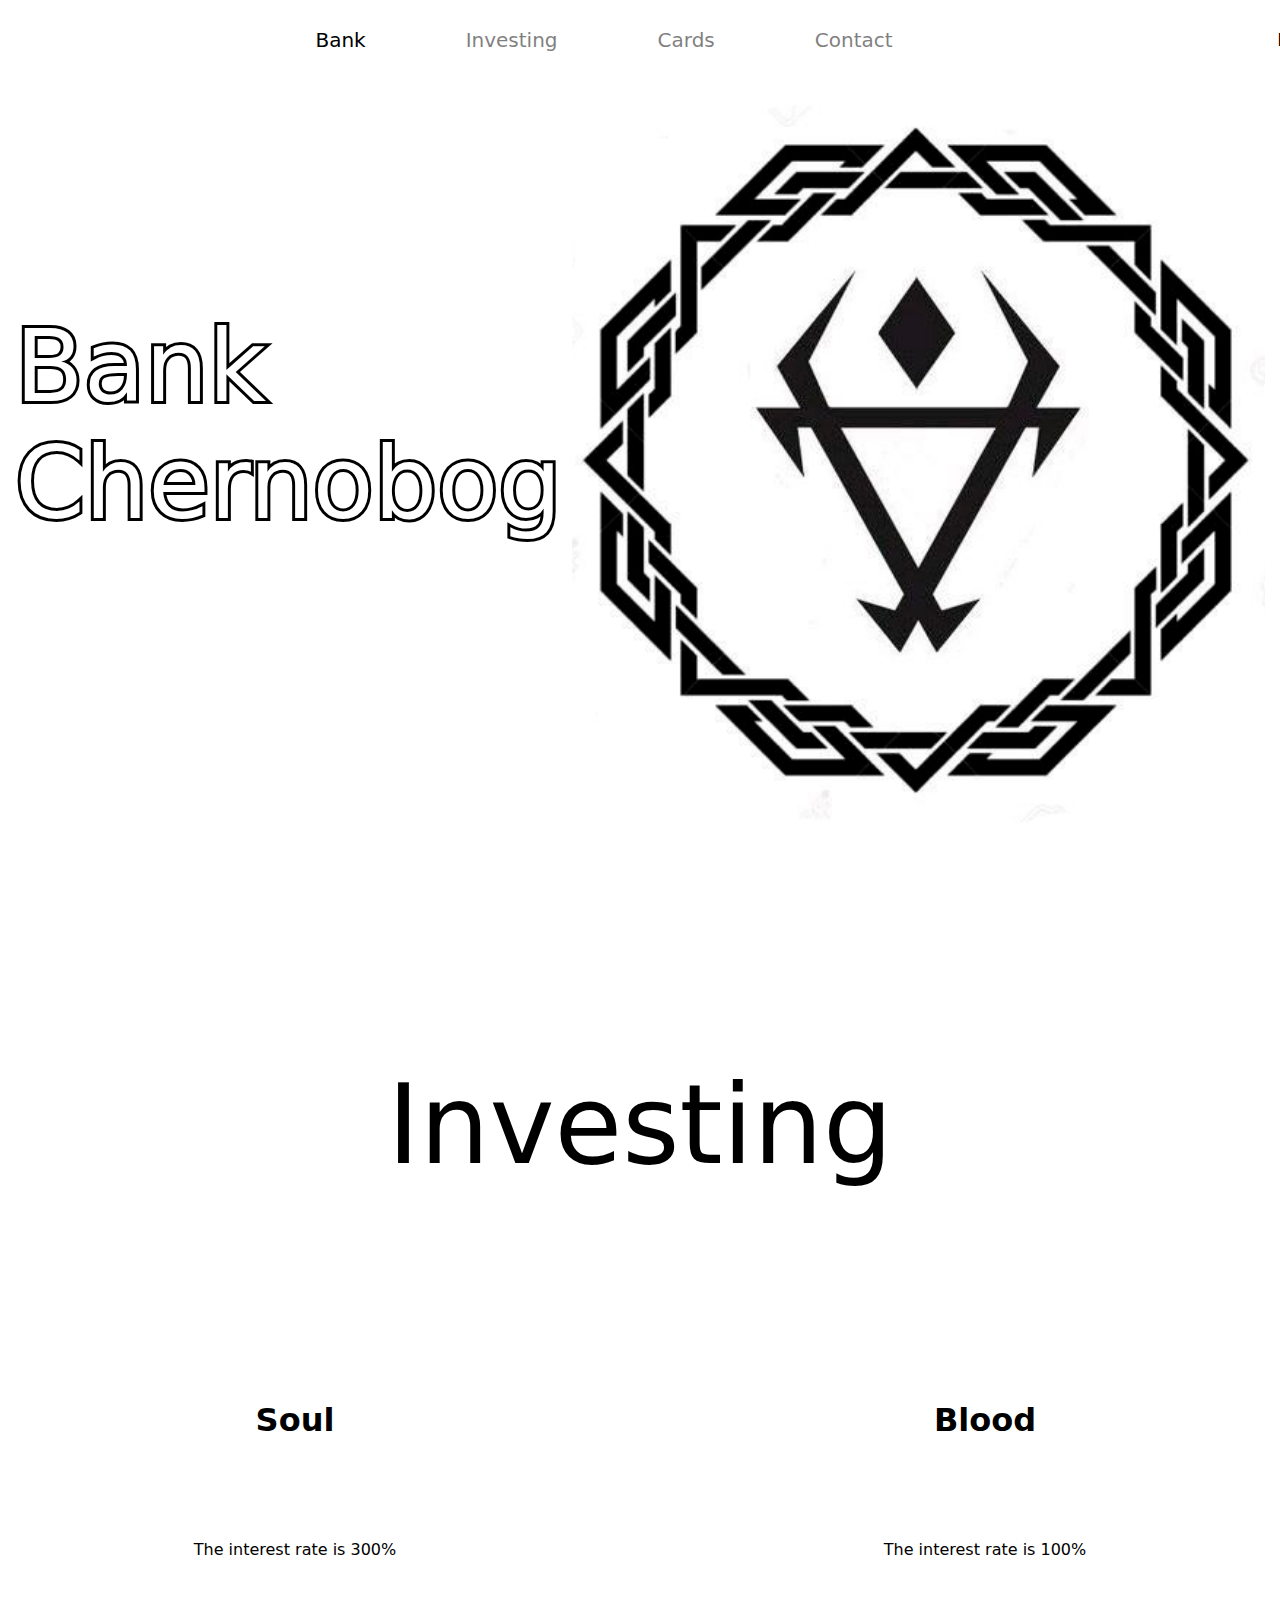
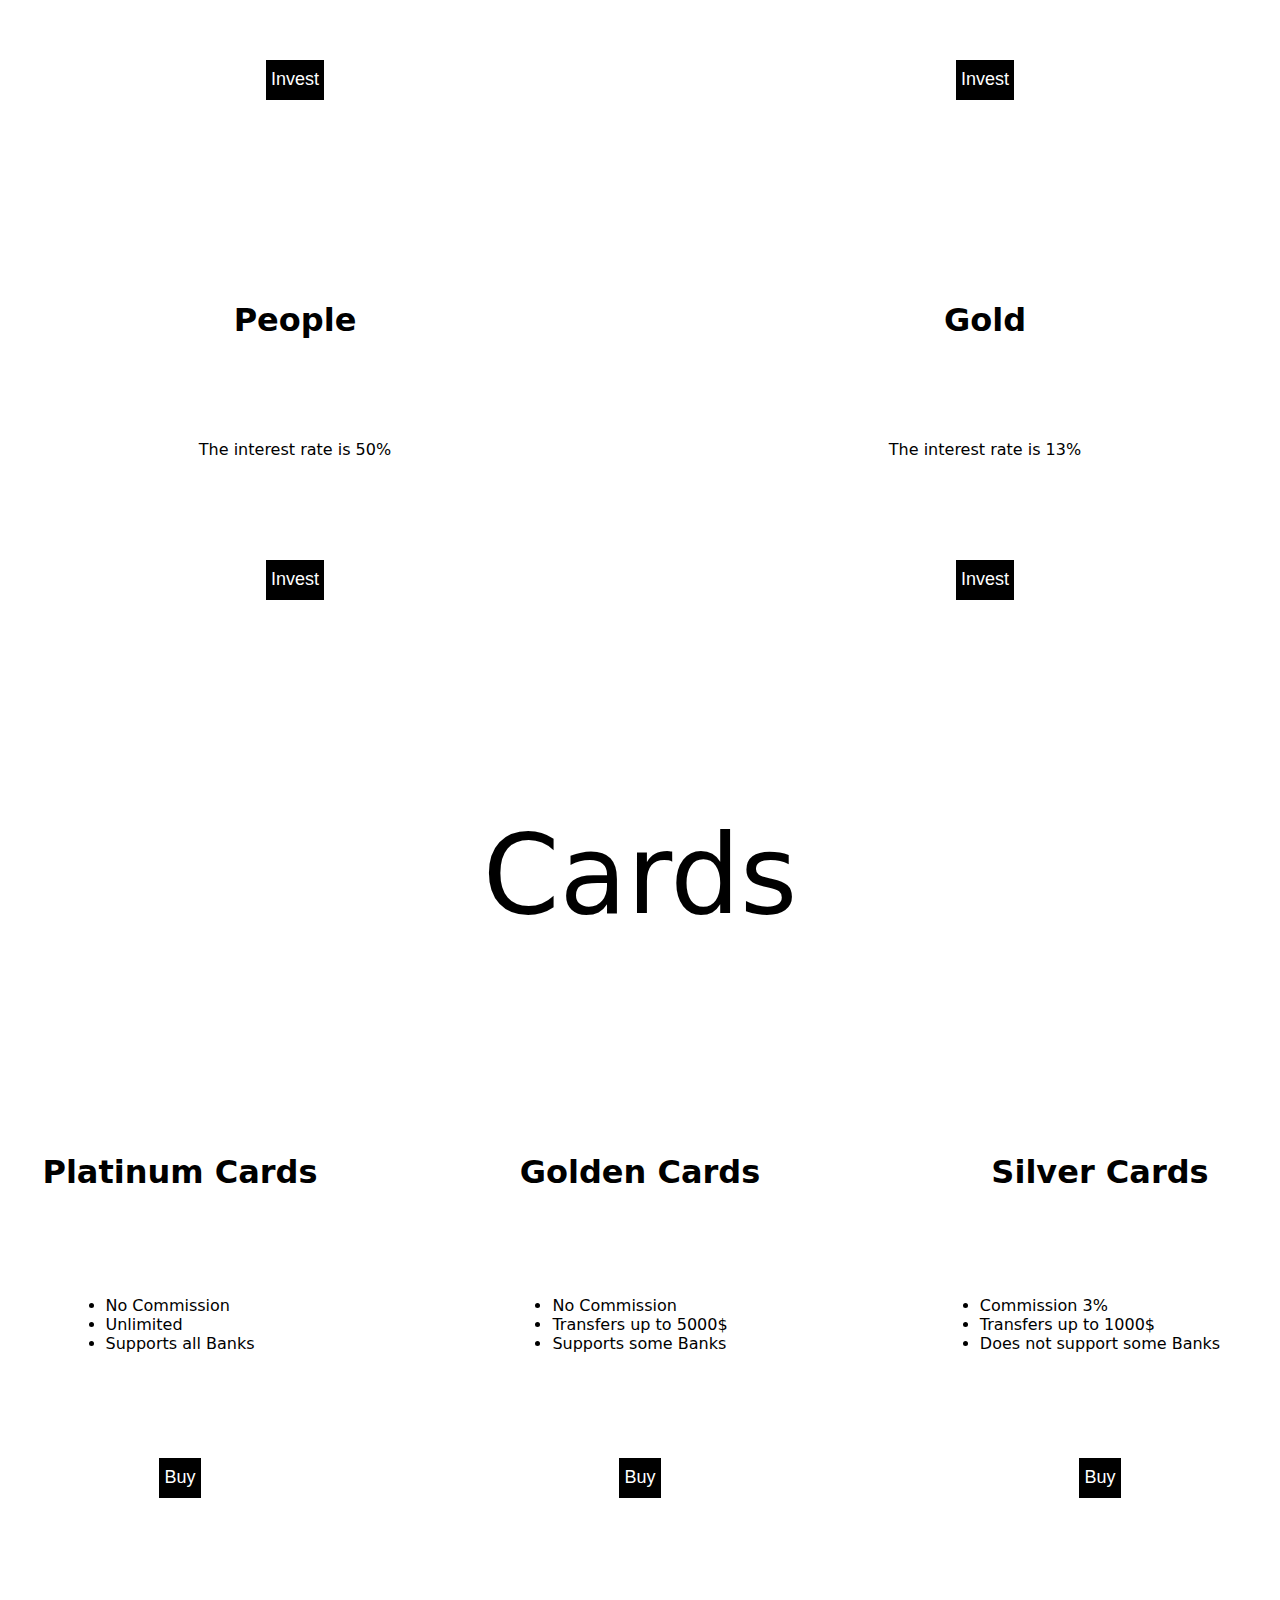
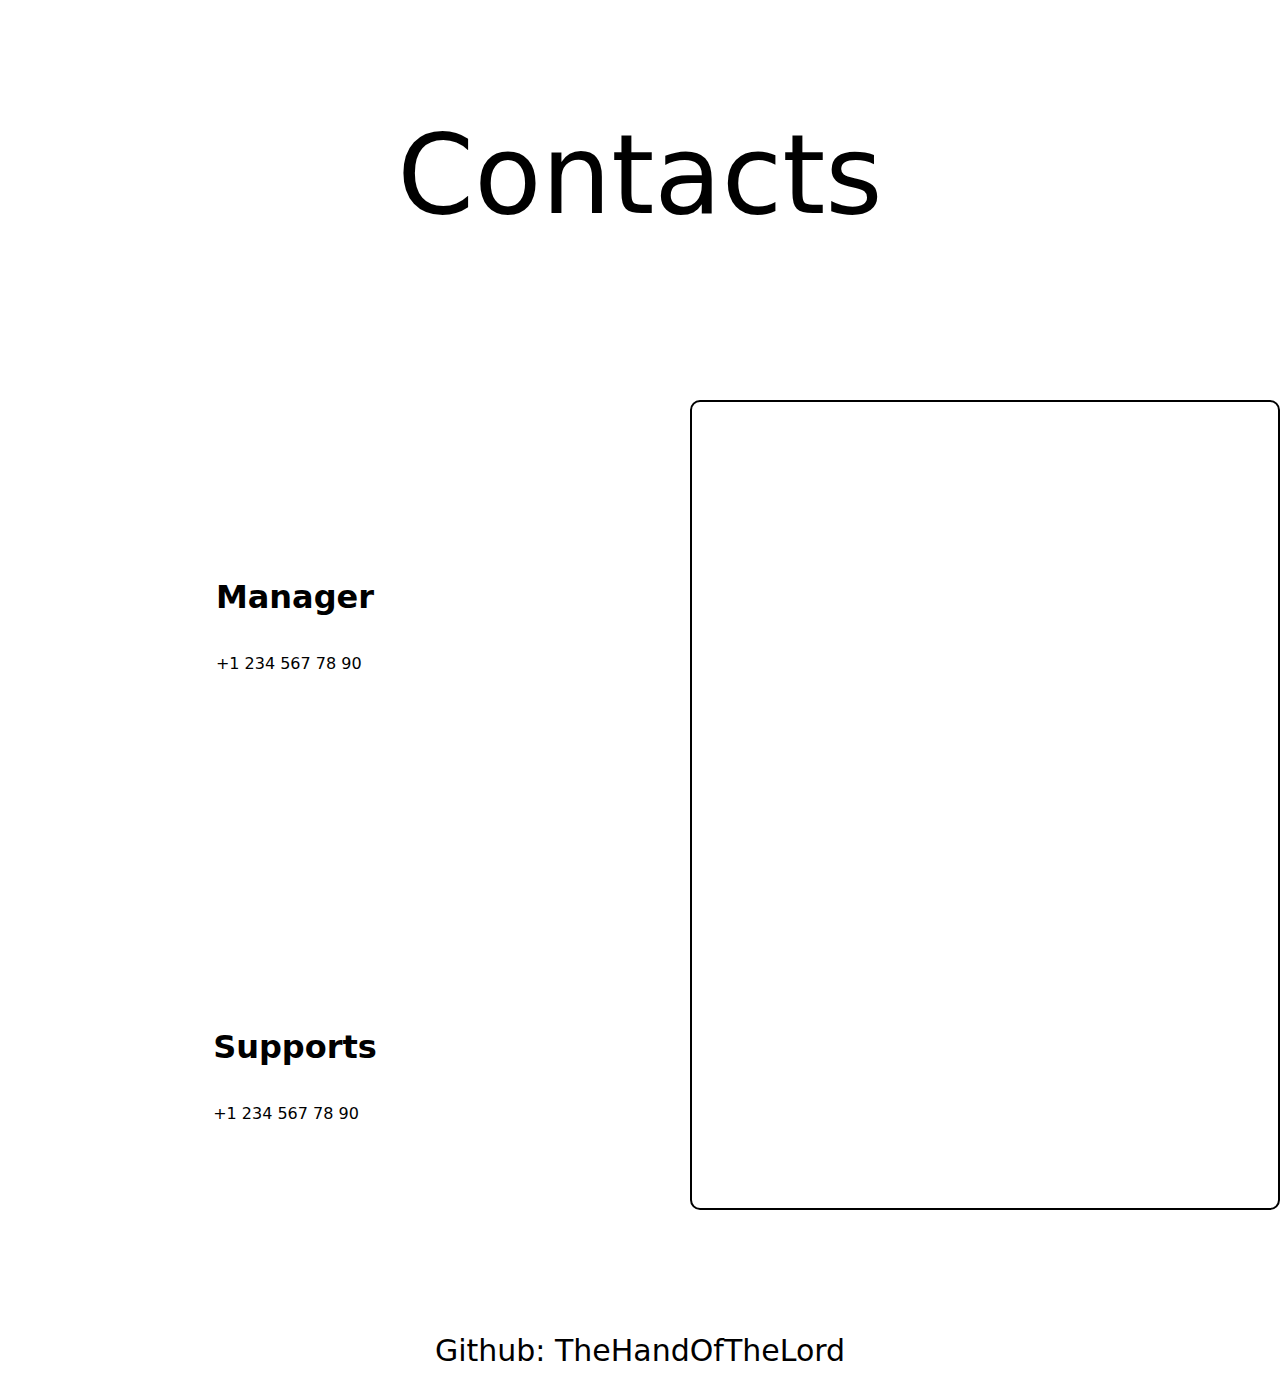
<file: Site#2/index.html>
<!DOCTYPE html>
<html lang="en">
<head>
	<meta charset="UTF-8">
	<meta name="viewport" content="width=device-width, initial-scale=1.0">
	<meta name="author" content="TheHandOfTheLord">
	<meta name="copyright" content="All rights belong me!">
	<title>Site#2</title>
	<link rel="stylesheet" type="text/css" href="CSS/Light-theme.css" id="theme">
</head>
<body>
	<nav class="navbar">
	    <ul class="link-group">
	        <li class="link active"><a href="#Bank-id">Bank</a></li>
	        <li class="link"><a href="#Invest-id">Investing</a></li>
	        <li class="link"><a href="#Cards-id">Cards</a></li>
	        <li class="link"><a href="#Contacts-id">Contact</a></li>
	    </ul>
	    <div class="theme">
	    	<button class="change-theme">Dark</button>
	    	<img src="Img/moon.png" class="icon">
	    </div>
	    
	</nav>

	<section class="section-bank" id="Bank-id">
		<h1 class="title-bank">Bank<br> Сhernobog</h1>
	    <img src="Img/white.jpg" class="bank-img" alt="Photo">
	</section>

	<h1 class="title-invest" id="Invest-id">Investing</h1>
	
	<section class="section-invest">
		<div class="div-invest">
			<h1 class="text">Soul</h1>

			<p class="text">The interest rate is 300%</p>

			<button class="div-btn">Invest</button>
		</div>
		<div class="div-invest">
			<h1 class="text">Blood</h1>

			<p class="text">The interest rate is 100%</p>

			<button class="div-btn">Invest</button>
		</div>
		<div class="div-invest">
			<h1 class="text">People</h1>

			<p class="text">The interest rate is 50%</p>

			<button class="div-btn">Invest</button>
		</div>
		<div class="div-invest">
			<h1 class="text">Gold</h1>

			<p class="text">The interest rate is 13%</p>

			<button class="div-btn">Invest</button>
		</div>
	</section>

	<h1 class="title-credits" id="Cards-id">Cards</h1>

	<section class="section-cards">
		<div class="div-cards">
			<h1 class="text">Platinum Cards</h1>
			<ul>
				<li class="text">No Commission</li>
				<li class="text">Unlimited</li>
				<li class="text">Supports all Banks</li>
			</ul>
			<button class="div-btn">Buy</button>

		</div>

		<div class="div-cards">
			<h1 class="text">Golden Cards</h1>
			<ul>
				<li class="text">No Commission</li>
				<li class="text">Transfers up to 5000$</li>
				<li class="text">Supports some Banks</li>
			</ul>
			<button class="div-btn">Buy</button>

		</div>

		<div class="div-cards">
			<h1 class="text">Silver Cards</h1>
			<ul>
				<li class="text">Commission 3%</li>
				<li class="text">Transfers up to 1000$</li>
				<li class="text">Does not support some Banks</li>
			</ul>
			<button class="div-btn">Buy</button>
		</div>
	</section>

	<h1 class="title-contacts" id="Contacts-id">Contacts</h1>
	<section class="section-contacts">
		<div class="div-contacts">
			<span>
				<h1 class="text">Manager</h1>
				<br><br>
				<p class="text">+1 234 567 78 90</p>
			</span>

			<span>
			<h1 class="text">Supports</h1>
			<br><br>
			<p class="text">+1 234 567 78 90</p>
			</span>
		
		</div>

		<div class="map">
		<iframe src="https://www.google.com/maps/embed?pb=!1m18!1m12!1m3!1d6929.249131124364!2d37.6401369513921!3d55.73190481821209!2m3!1f0!2f0!3f0!3m2!1i1024!2i768!4f13.1!3m3!1m2!1s0x46b54b1e93f4fadf%3A0xab3f8a363e6d3f7c!2z0J_QsNCy0LXQu9C10YbQutCw0Y8!5e0!3m2!1sru!2sru!4v1667414907768!5m2!1sru!2sru" width="600" height="450" style="border:0;" allowfullscreen="" loading="lazy" referrerpolicy="no-referrer-when-downgrade"></iframe>
		</div>
	</section>
	
	<footer>
		Github:
		TheHandOfTheLord
	</footer>

	<script type="text/javascript" src="app.js"></script>
</body>
</html>
</file>
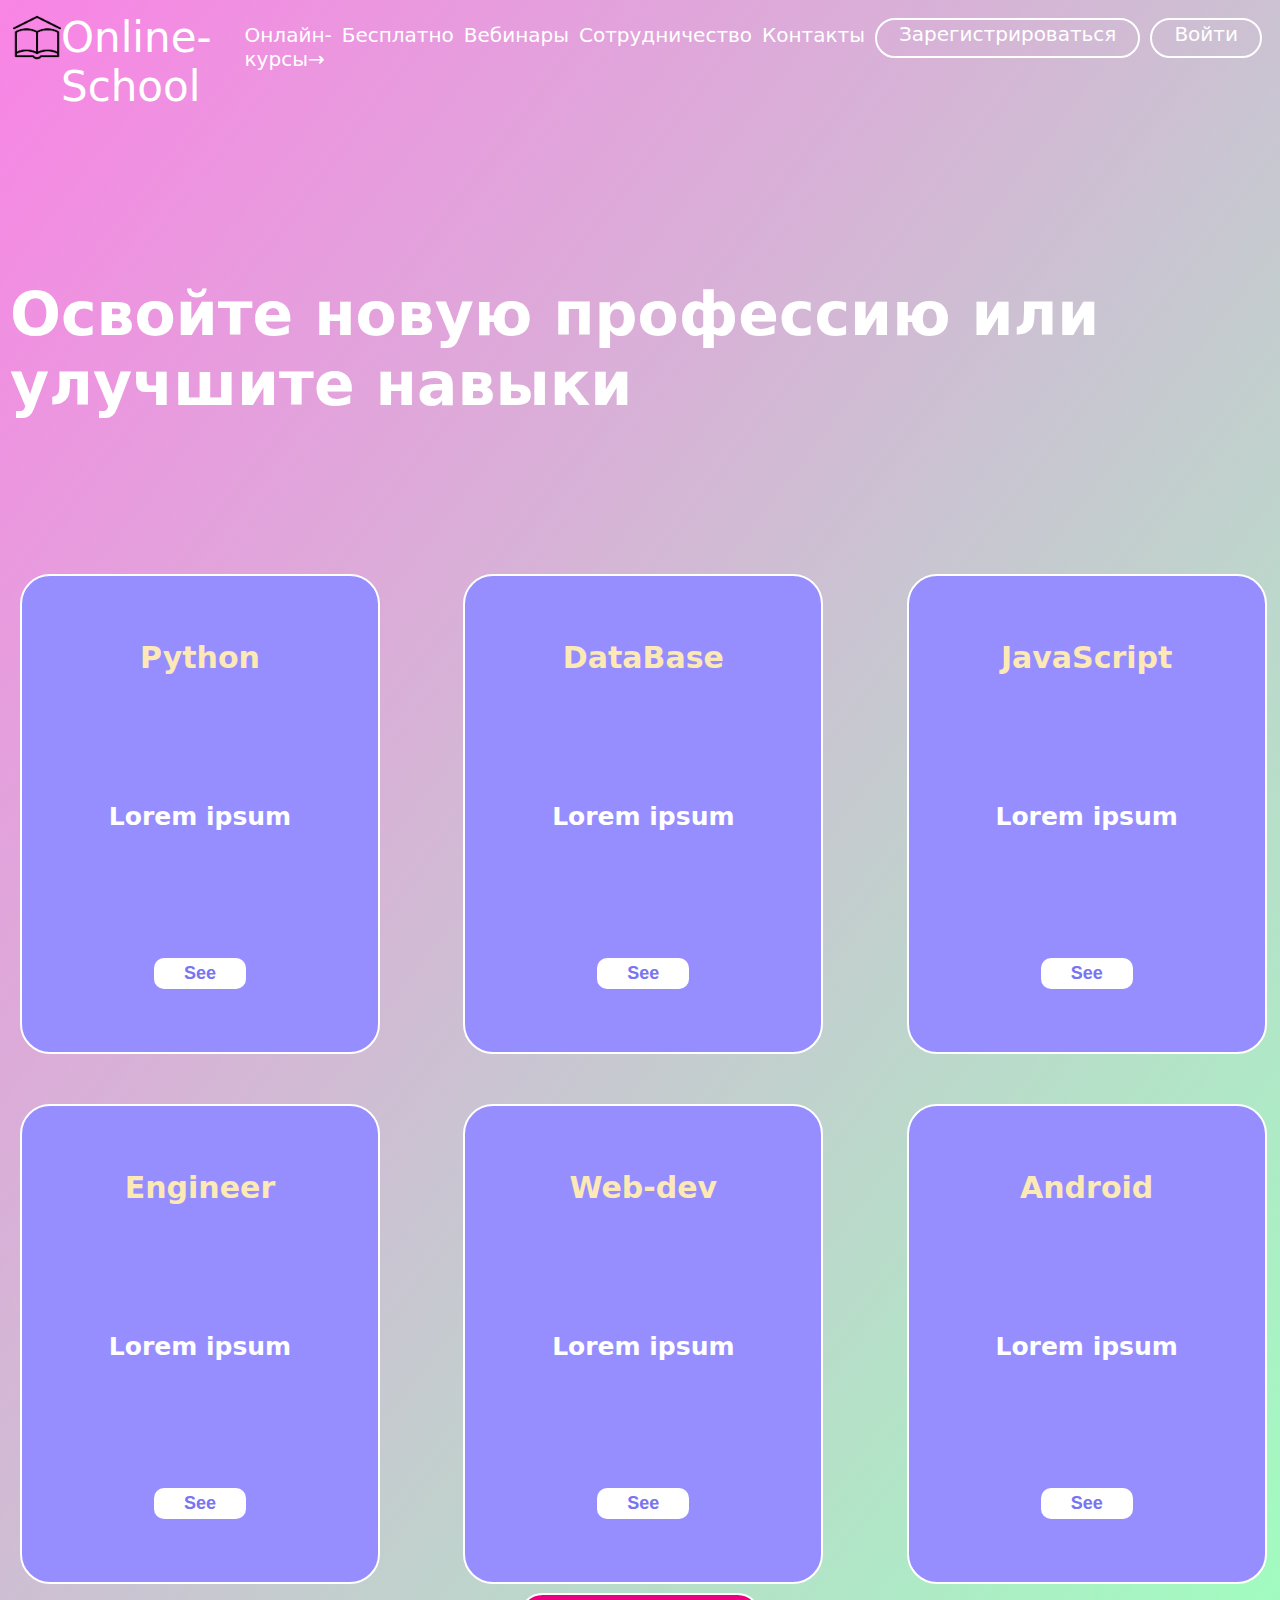
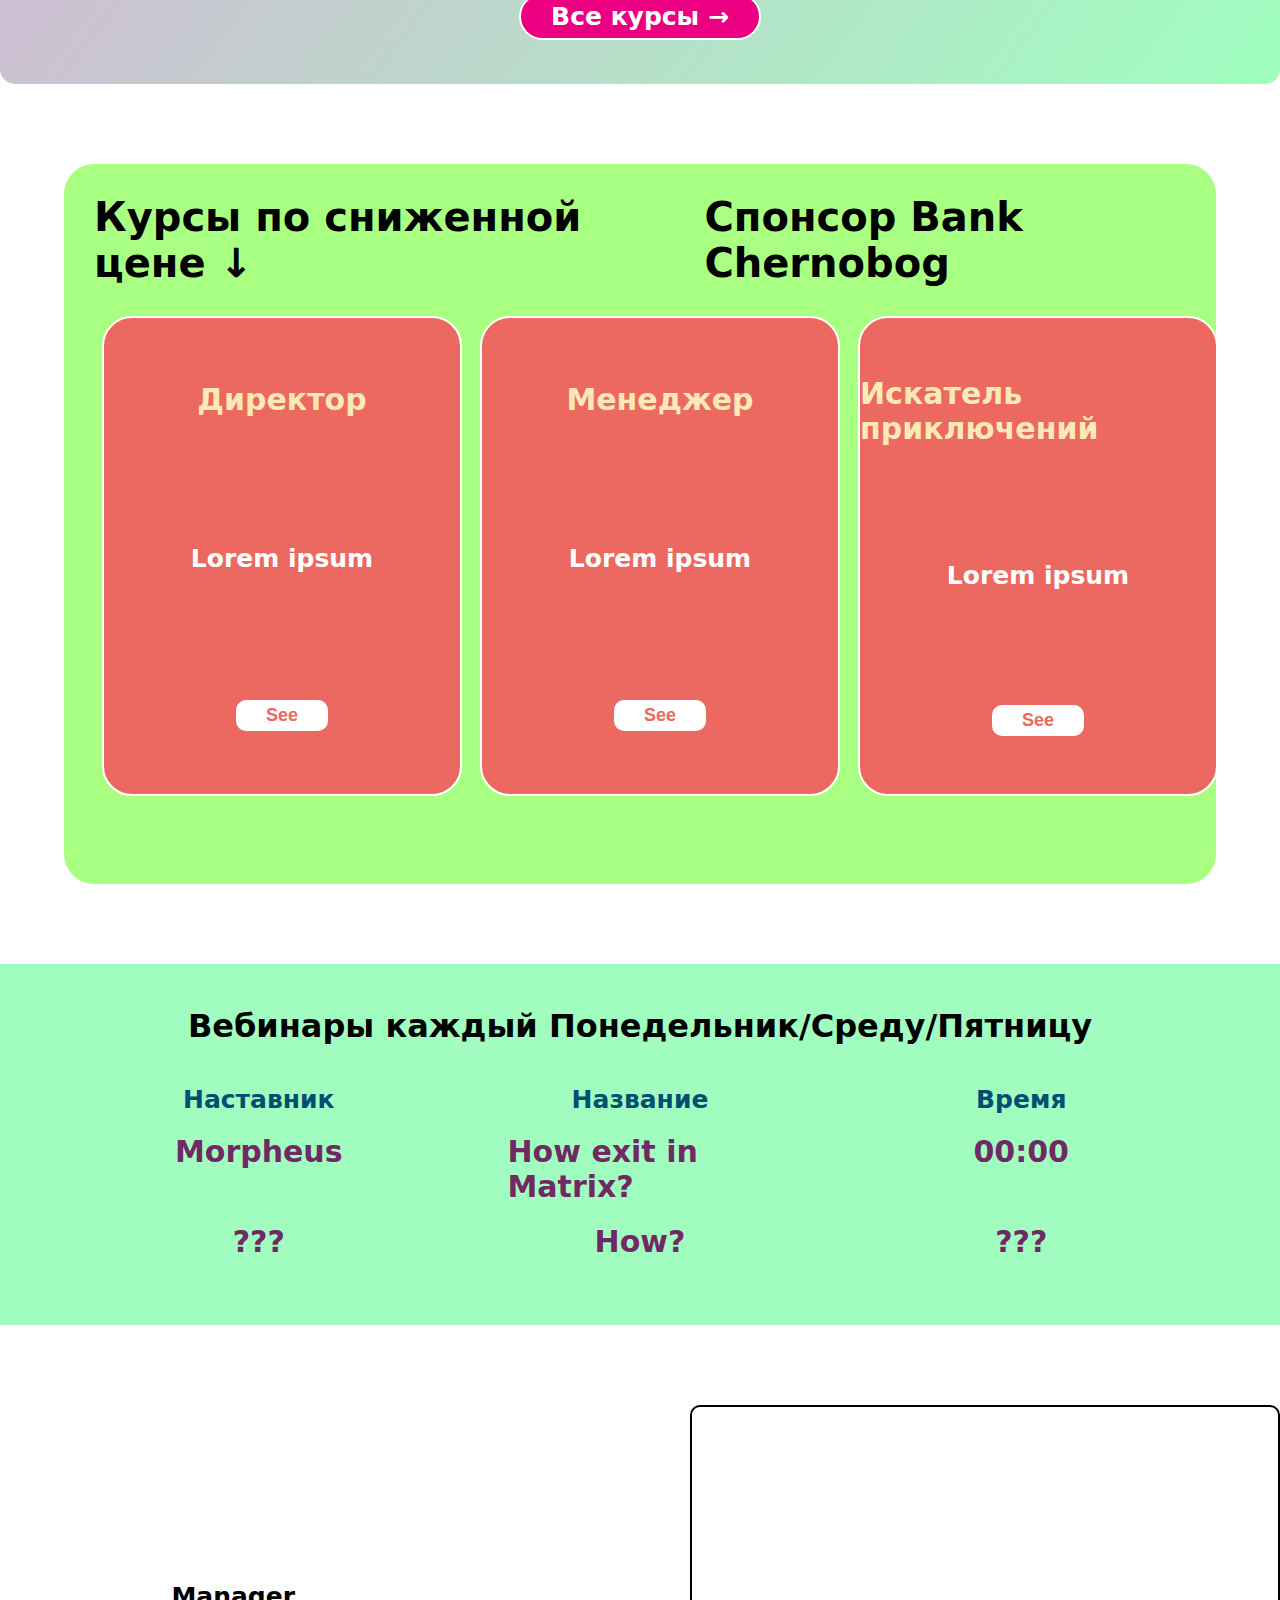
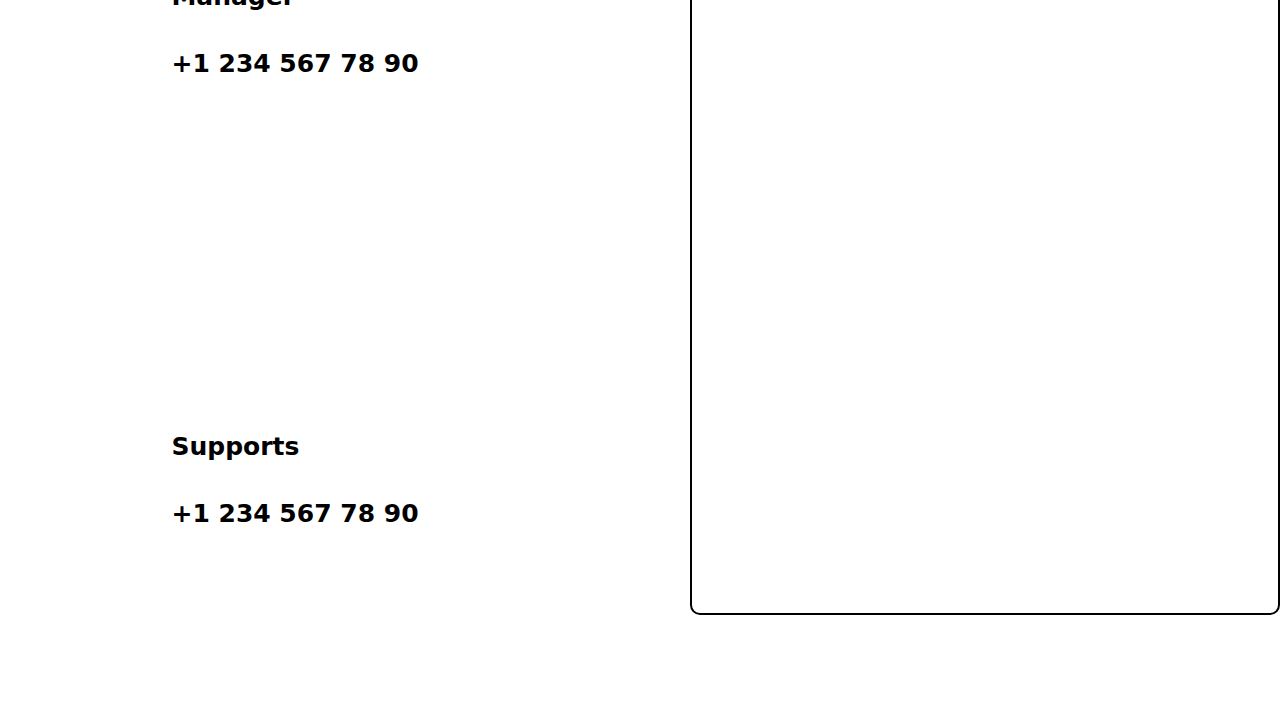
<file: Site#3/index.html>
<!DOCTYPE html>
<html lang="en">
<head>
	<meta charset="UTF-8">
	<meta name="viewport" content="width=device-width, initial-scale=1.0">
	<meta name="author" content="TheHandOfTheLord">
	<meta name="copyright" content="All rights belong me!">
	<title>Site#3</title>
	<link rel="stylesheet" type="text/css" href="style.css">
</head>
<body>
	<div class="background-1">
		<header class="header-container">
			<div class="div-header">
				<div class="icon">
					<a class="icon-a" href="https://google.com">
						<img class="icon-img" src="Img/school.png">
						<span> Online-School</span>
					</a>
				</div>
				<div class="about">
					<div class="header-button">
						<a href="">Онлайн-курсы→</a>
					</div>
					<div class="header-button">
						<a href="">Бесплатно</a>
					</div>
					<div class="header-button">
						<a href="">Вебинары</a>
					</div>
					<div class="header-button">
						<a href="">Сотрудничество</a>
					</div>
					<div class="header-button">
						<a href="">Контакты</a>
					</div>
				</div>
				<div class="auth">
					<div class="header-button-auth">
						<a class="header-button-auth-a" href="">Зарегистрироваться</a>
					</div>
					<div class="header-button-auth">
						<a class="header-button-auth-a" href="">Войти</a>
					</div>
					
				</div>
			</div>	
		</header>
		<section class="section-title">
			<h1 class="section-title-name">
				Освойте новую профессию или улучшите навыки
			</h1>
		</section>
		<section class="first-section">
			<div class="courses">
				<a href="#" class="courses-link">Python</a>
				<span class="text">Lorem ipsum</span>
				<button class="courses-btn">See</button>
			</div>
			<div class="courses">
				<a href="#" class="courses-link">DataBase</a>
				<span class="text">Lorem ipsum</span>
				<button class="courses-btn">See</button>
			</div>
			<div class="courses">
				<a href="#" class="courses-link">JavaScript</a>
				<span class="text">Lorem ipsum</span>
				<button class="courses-btn">See</button>
			</div>
			<div class="courses">
				<a href="#" class="courses-link">Engineer</a>
				<span class="text">Lorem ipsum</span>
				<button class="courses-btn">See</button>
			</div>
			<div class="courses">
				<a href="#" class="courses-link">Web-dev</a>
				<span class="text">Lorem ipsum</span>
				<button class="courses-btn">See</button>
			</div>
			<div class="courses">
				<a href="#" class="courses-link">Android</a>
				<span class="text">Lorem ipsum</span>
				<button class="courses-btn">See</button>
			</div>	
		</section>
		<section class="all-course">
			<div class="all-course-div"><a href="#" class="all-course-link">Все курсы →</a></div>
		</section>
	</div>
	<div class="backgroung-2">
		<section class="indent">		
		</section>

		<section class="sale-section">
			<div class="sale-course-div">
				<div class="sale-title">
					<span class="span-text">Курсы по сниженной цене ↓</span>
					<span class="span-text">Спонсор Bank Chernobog</span>
				</div>
				<div class="sale-content">
					<div class="courses-sale">
						<a href="#" class="courses-link">Директор</a>
						<span class="text">Lorem ipsum</span>
						<button class="courses-btn-sale">See</button>
					</div>
					<div class="courses-sale">
						<a href="#" class="courses-link">Менеджер</a>
						<span class="text">Lorem ipsum</span>
						<button class="courses-btn-sale">See</button>
					</div>
					<div class="courses-sale">
						<a href="#" class="courses-link">Искатель приключений</a>
						<span class="text">Lorem ipsum</span>
						<button class="courses-btn-sale">See</button>
					</div>
				</div>
		</section>

		<section class="indent">		
		</section>
	</div>
	<div class="background-3">
		<section class="vebinar-title">
			<h1>Вебинары каждый Понедельник/Среду/Пятницу</h1>
		</section>
		<section class="vebinar-section">
			<div class="up">
				<span>Наставник</span>
				<span>Название</span>
				<span>Время</span>
			</div>

			<div class="middle">
				<div class="middle-case">Morpheus</div>
				<div class="middle-case">How exit in Matrix?</div>
				<div class="middle-case">00:00</div>
			</div>
			<div class="middle">
				<div class="middle-case">???</div>
				<div class="middle-case">How?</div>
				<div class="middle-case">???</div>
			</div>
		</section>
	</div>
	<div class="indent"></div>
	<div class="background-4">
		<section class="section-contacts">
		<div class="div-contacts">
			<span>
				<h1 class="text">Manager</h1>
				<br><br>
				<p class="text">+1 234 567 78 90</p>
			</span>

			<span>
			<h1 class="text">Supports</h1>
			<br><br>
			<p class="text">+1 234 567 78 90</p>
			</span>
		
		</div>

		<div class="map">
		<iframe src="https://www.google.com/maps/embed?pb=!1m18!1m12!1m3!1d6929.249131124364!2d37.6401369513921!3d55.73190481821209!2m3!1f0!2f0!3f0!3m2!1i1024!2i768!4f13.1!3m3!1m2!1s0x46b54b1e93f4fadf%3A0xab3f8a363e6d3f7c!2z0J_QsNCy0LXQu9C10YbQutCw0Y8!5e0!3m2!1sru!2sru!4v1667414907768!5m2!1sru!2sru" width="600" height="450" style="border:0;" allowfullscreen="" loading="lazy" referrerpolicy="no-referrer-when-downgrade"></iframe>
		</div>
	</section>
	</div>

</body>
</html>
</file>
<file: Site#2/CSS/Light-theme.css>
*{
    margin: 0;
    padding: 0;
    box-sizing: border-box;
}

body{
    height: 300%;
    width: 100%;
    max-width: 1400px;
    display: block;
    margin: auto;
    min-height: 100vh;
    background: white;
    font-family: system-ui;
}

.navbar{
    width: 100%;
    position: fixed;
    top: 0;
    left: 0;
    display: flex;
    justify-content: center;
    align-items: center;
    z-index: 9;
    background: white;
}

.link-group{
    list-style: none;
    display: flex;
}

.link a{
    color: black;
    opacity: 0.5;
    text-decoration: none;
    text-transform: capitalize;
    padding: 10px 30px;
    margin: 0 20px;
    line-height: 80px;
    /*transition: .5s;*/
    font-size: 20px;
}

.link a:hover, .link.active a{
    opacity: 1;
}

.theme{
    display: flex;
    position: relative;
    left: 330px;
}

.change-theme{
    height: 40px;
    text-transform: capitalize;
    font-size: 18px;
    border: none;
    background: #fff;
    color: #000;
    cursor: pointer;
    padding: 5px;

}

.icon{
    width: 24px;
    height: 24px;
}

.section-bank{
    width: 100%;
    height: 100vh;
    padding: 0 10px;
    display: flex;
    align-items: center;
    justify-content: space-around;
    position: relative;
    top: 0;
    opacity: 1;
    transition: 1s;
}

.title-bank{
    color: white;
    font-size: 100px;
    text-transform: capitalize;
    font-weight: 300;

    background: black;
    margin-bottom: 50px;
    background-clip: text;
    -webkit-background-clip: text;
    -webkit-text-stroke: 6px transparent;
}

.bank-img{
    position: sticky;
    right: 0;
    height: 90%;
    width: 55%;
    object-fit: cover;
    opacity: 1;
}

.title-invest, .title-credits, .title-contacts{
    height: 50vh;
    width: 100%;
    display: flex;
    align-items: center;
    justify-content: space-around;
    padding: 0 10px;
    color: black;
    font-size: 110px;
    text-transform: capitalize;
    font-weight: 300;
}

.section-invest{
    height: 100vh;
    width: 100%;
    display: grid;
    grid-template-columns: repeat(2, 1fr);
    grid-gap: 100px;

}

.div-invest{
    display: flex;
    flex-direction: column;
    align-items: center;
    justify-content: space-around;
}

.div-btn{
    height: 40px;
    text-transform: capitalize;
    font-size: 18px;
    border: none;
    background: #000;
    color: #fff;
    cursor: pointer;
    padding: 5px;
}   

.section-cards{
    height: 50vh;
    width: 100%;
    display: grid;
    grid-template-columns: repeat(3, 1fr);
    grid-gap: 100px;
}

.div-cards{
    display: flex;
    flex-direction: column;
    align-items: center;
    justify-content: space-around;
}

.section-contacts{
    height: 100vh;
    width: 100%;
    display: grid;
    grid-template-columns: repeat(2, 1fr);
    grid-gap: 100px;
}

.div-contacts{
    display: flex;
    flex-direction: column;
    align-items: center;
    justify-content: space-around;

}


.map{
    width: 100%;
    height: 90%;
    padding: 10px;
    border: 2px solid black;
    background: rgba(255, 255, 255, 0.2);
    border-radius: 10px;
}

.map iframe{
    width: 100%;
    height: 100%;
    border-radius: 5px;
}

footer{
    height: 100px;
    width: 100%;
    top: 0;
    left: 0;
    display: flex;
    justify-content: center;
    align-items: center;
    z-index: 9;
    color: Black;
    font-size: 30px; 
}
</file>
<file: Site#3/style.css>
*{
    margin: 0;
    padding: 0;
    box-sizing: border-box;
}

body{
    width: 100%;
    max-width: 100%
    display: block;
    margin: auto;
    min-height: 100vh;
    background: white;
    font-family: system-ui;

}

.background-1{
    background: linear-gradient(to top left, #9FFFBF, #F984E5);
    border-bottom-right-radius: 15px;
    border-bottom-left-radius: 15px;
}

.header-container a, a{
    text-decoration: none;
    color: white;
    font-weight: 400;
}

.header-container{

    height: auto;
    padding: 13px 13px;
}


.div-header{
    display: flex;
    justify-content: space-between;
    font-size: 20px;
}


.about{
    display: flex;
    justify-content: space-between;

}

.header-button{
    padding: 10px 5px;
    transition: .5s;
}

.icon-a{
    display: flex;
    justify-content: space-between;
    font-size: 42px;
}

.icon-img{
    height: 48px;
    width: 48px;
}

.auth{
    display: flex;
}

.header-button-auth{
    border: 2px solid #fff;
    border-radius: 20px;
    height: 40px;
    padding: 2px;
    margin: 5px;
    transition: .5s;

}

.header-button-auth-a{
    padding: 5px 20px;
}

.header-button-auth:hover, .header-button:hover {
    opacity: 0.5;    
}

.section-title{
    height: 50vh;
    width: 100%;
    display: flex;
    align-items: center;
    justify-content: space-around;
    padding: 0 10px;
    color: white;
    font-size: 30px;
    text-transform: none;
    font-weight: 300;
}

.first-section{
    width: 100%;
    display: grid;
    grid-template-columns: repeat(3, 1fr);
    grid-gap: 50px;

}

.courses{
    background: #968EFF;
    height: 480px;
    width: 360px;
    border-radius: 30px;
    position: relative;
    display: flex;
    flex-direction: column;
    align-items: center;
    justify-content: space-around;
    border: 2px solid #fff;
    left: 20px;
    
}

.courses-link{
    display: flex;
    align-items: stretch;
    justify-content: space-between;
    position: relative;
    color: #FDE9B6;
    font-size: 30px;
    font-weight: 600;

}

.courses-btn{

    text-transform: capitalize;
    font-size: 18px;
    font-weight: 600;
    border: none;
    border-radius: 10px;
    background: #fff;
    color: #7874F3;
    cursor: pointer;
    padding: 5px 30px;
}

.text{
    font-size: 25px;
    text-transform: none;
    font-weight: 600;
    color: white;
}

.all-course{
    width: 100%;
    height: 100px;
    display: flex;
    justify-content: space-around;
}

.all-course-div{
    height: 65px;
    display: flex;
    align-items: center;
    
    
}

.all-course-link{
    border: 2px solid #fff;
    border-radius: 30px;
    background-color: #EA0081;
    padding: 7px 30px;
    font-size: 25px;
    font-weight: 600;
    transition: .5s
}

.all-course-link:hover{
    background-color: #910050;
}


.indent{
    height: 80px;
}

.backgroung-2{
    background: #fff;
}

.sale-section{
    height: 720px;
    display: flex;
    justify-content: center;
}

.sale-course-div{
    height: 720px;
    width: 90%;
    background: #A8FF82;
    border-radius: 30px;

}

.sale-title{
    display: flex;
    justify-content: space-between;
    font-size: 40px;
    font-weight: 700;
}

.span-text{
    padding: 30px;
    color: black;
}

.sale-content{
    display: flex;
    justify-content: space-evenly;
}

.courses-sale{
    background: #EB6960;
    height: 480px;
    width: 360px;
    border-radius: 30px;
    position: relative;
    display: flex;
    flex-direction: column;
    align-items: center;
    justify-content: space-around;
    border: 2px solid #fff;
    left: 20px;
    
}

.courses-btn-sale{

    text-transform: capitalize;
    font-size: 18px;
    font-weight: 600;
    border: none;
    border-radius: 10px;
    background: #fff;
    color: #EB6960;
    cursor: pointer;
    padding: 5px 30px;
}

.background-3{
    background: #A1FCC0;

}

.vebinar-section{
    height: 250px;
}

.vebinar-title{
    display: flex;
    justify-content: center;
    color: black;
    padding: 3%;
    padding-bottom: 25px;

}

.vebinar-title h1{
    padding: 5px;
}

.up{
    display: flex;
    justify-content: space-evenly;
    padding: 10px;
}
.up span{
    display: flex;
    justify-content: center;
    width: 265px;
    color: #004E72;
    font-size: 25px;
    font-weight: 600;
}

.middle{
    display: flex;
    justify-content: space-evenly;
    padding: 10px;
}

.middle-case{
    display: flex;
    justify-content: center;
    width: 265px;
    font-size: 30px;
    font-weight: 600;
    color: #702963;
}

.section-contacts{
    height: 100vh;
    width: 100%;
    display: grid;
    grid-template-columns: repeat(2, 1fr);
    grid-gap: 100px;
}

.div-contacts{
    display: flex;
    flex-direction: column;
    align-items: center;
    justify-content: space-around;


}
.div-contacts span h1 {
    color: black;
}
.div-contacts span p {
    color: black;
}

.map{
    width: 100%;
    height: 90%;
    padding: 10px;
    border: 2px solid black;
    background: rgba(255, 255, 255, 0.2);
    border-radius: 10px;
}

.map iframe{
    width: 100%;
    height: 100%;
    border-radius: 5px;
}
</file>
